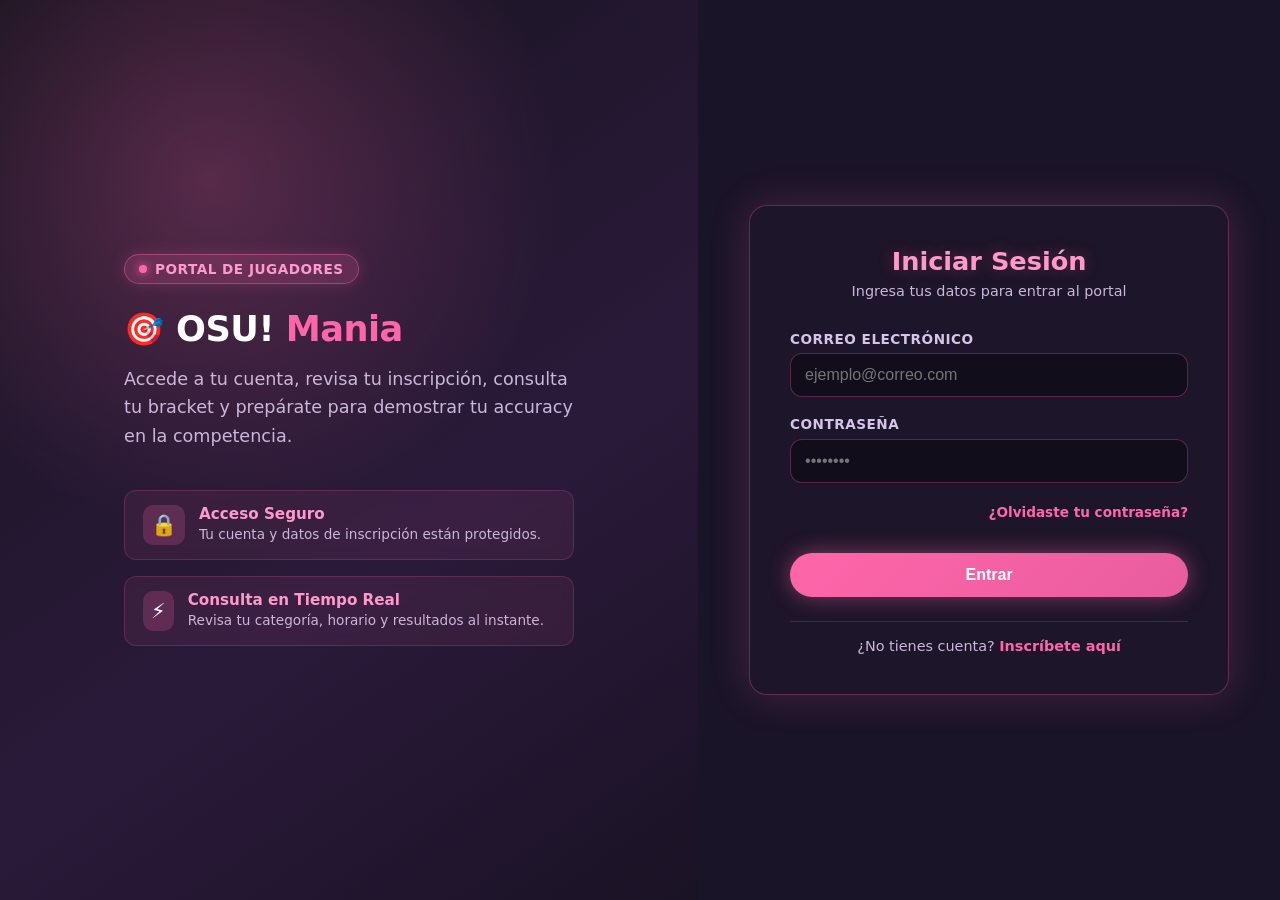
<file: index.html>
<!--
  ======================================================================
  COMPETENCIA: OSU! Mania Tournament
  ----------------------------------------------------------------------
  * Estudiante: Trejo Rodríguez Axel Gonzalo
  * Grupo: 3B PRO VESP  
  * Actividad: Portal de Inscripción / Login
  ====================================================================== -->

<!DOCTYPE html>
<html lang="es">
<head>
    <meta charset="UTF-8">
    <meta name="viewport" content="width=device-width, initial-scale=1.0">
    <title>Iniciar Sesión - OSU! Mania</title>
    <link rel="stylesheet" href="styles.css">
</head>
<body>

    <!-- Contenedor principal que divide la pantalla en dos mitades -->
    <div class="portal-container">

        <!-- LADO IZQUIERDO: Panel de Marca -->
        <div class="portal-brand-side">
            <div class="brand-content">
                
                <!-- Insignia superior -->
                <div class="brand-badge">
                    <span class="badge-dot"></span> Portal de Jugadores
                </div>

                <div class="brand-logo-large">
                    <span class="logo-icon">🎯</span>
                    <h1>OSU! <span>Mania</span></h1>
                </div>
                
                <p class="brand-tagline">
                    Accede a tu cuenta, revisa tu inscripción, consulta tu bracket y prepárate para demostrar tu accuracy en la competencia.
                </p>

                <!-- Características -->
                <div class="brand-features">
                    <div class="feature-item">
                        <div class="feature-icon">🔒</div>
                        <div>
                            <h4>Acceso Seguro</h4>
                            <p>Tu cuenta y datos de inscripción están protegidos.</p>
                        </div>
                    </div>
                    <div class="feature-item">
                        <div class="feature-icon">⚡</div>
                        <div>
                            <h4>Consulta en Tiempo Real</h4>
                            <p>Revisa tu categoría, horario y resultados al instante.</p>
                        </div>
                    </div>
                </div>

            </div>
        </div>

        <!-- LADO DERECHO: Formulario de Login -->
        <div class="portal-form-side">
            <div class="login-card">
                
                <div class="login-header">
                    <h2>Iniciar Sesión</h2>
                    <p>Ingresa tus datos para entrar al portal</p>
                </div>

                <form id="form-login" action="/login-procesar" method="POST">
                    
                    <div class="input-group">
                        <label for="email">Correo Electrónico</label>
                        <input type="email" id="email" name="email" placeholder="ejemplo@correo.com" required>
                    </div>

                    <div class="input-group">
                        <label for="password">Contraseña</label>
                        <input type="password" id="password" name="password" placeholder="••••••••" required>
                    </div>

                    <div class="form-actions-help">
                        <a href="recuperar.html" class="forgot-link">¿Olvidaste tu contraseña?</a>
                    </div>

                    <button type="submit" class="btn-submit">Entrar</button>

                </form>

                <div class="login-footer">
                    <p>¿No tienes cuenta? <a href="registro.html">Inscríbete aquí</a></p>
                </div>

            </div>
        </div>

    </div>

    <script src="script.js"></script>
</body>
</html>
</file>
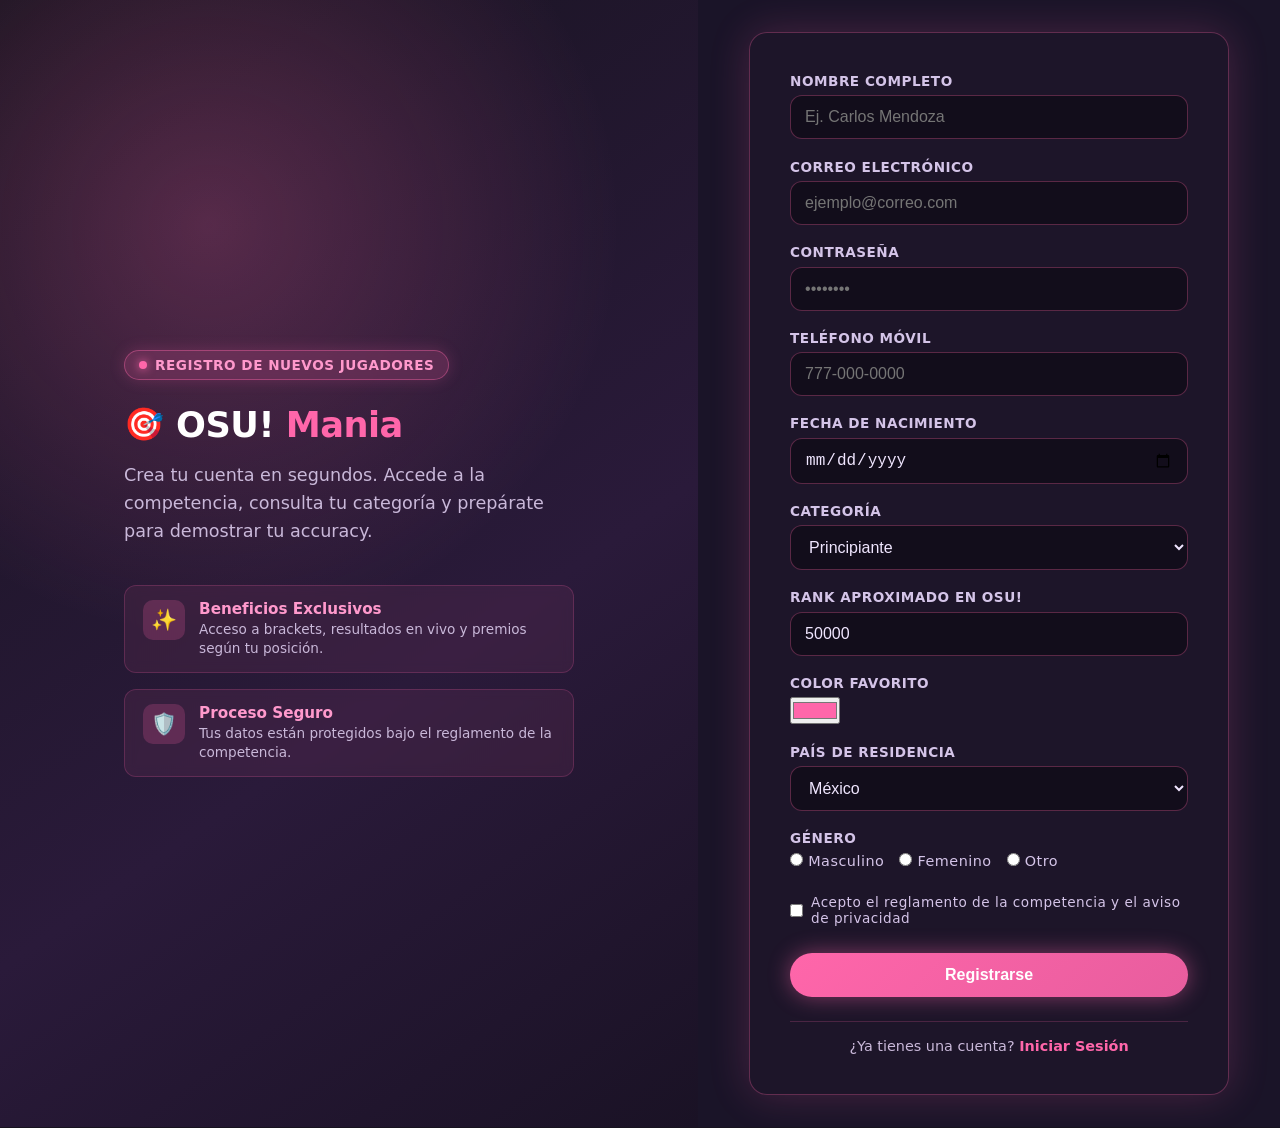
<file: registro.html>
<!DOCTYPE html>
<html lang="es">
<head>
    <meta charset="UTF-8">
    <meta name="viewport" content="width=device-width, initial-scale=1.0">
    <title>Registro - OSU! Mania</title>
    <link rel="stylesheet" href="styles.css">
</head>
<body>

    <!-- Contenedor general de dos columnas -->
    <div class="portal-container">

        <!-- LADO IZQUIERDO: Panel de Marca y Características -->
        <div class="portal-brand-side">
            <div class="brand-content">
                
                <div class="brand-badge">
                    <span class="badge-dot"></span> Registro de Nuevos Jugadores
                </div>

                <div class="brand-logo-large">
                    <span class="logo-icon">🎯</span>
                    <h1>OSU! <span>Mania</span></h1>
                </div>
                
                <p class="brand-tagline">
                    Crea tu cuenta en segundos. Accede a la competencia, consulta tu categoría y prepárate para demostrar tu accuracy.
                </p>

                <div class="brand-features">
                    <div class="feature-item">
                        <div class="feature-icon">✨</div>
                        <div>
                            <h4>Beneficios Exclusivos</h4>
                            <p>Acceso a brackets, resultados en vivo y premios según tu posición.</p>
                        </div>
                    </div>
                    <div class="feature-item">
                        <div class="feature-icon">🛡️</div>
                        <div>
                            <h4>Proceso Seguro</h4>
                            <p>Tus datos están protegidos bajo el reglamento de la competencia.</p>
                        </div>
                    </div>
                </div>

            </div>
        </div>

        <!-- LADO DERECHO: Tarjeta del Formulario de Registro -->
        <div class="portal-form-side">
            <div class="login-card">
                
                <!-- Formulario completo de Registro -->
                <form id="form-registro" action="#" method="POST">
                    
                    <div class="input-group">
                        <label for="nombre">Nombre Completo</label>
                        <input type="text" id="nombre" name="nombre" placeholder="Ej. Carlos Mendoza" required>
                    </div>

                    <div class="input-group">
                        <label for="email">Correo Electrónico</label>
                        <input type="email" id="email" name="email" placeholder="ejemplo@correo.com" required>
                    </div>

                    <div class="input-group">
                        <label for="password">Contraseña</label>
                        <input type="password" id="password" name="password" placeholder="••••••••" required>
                    </div>

                    <div class="input-group">
                        <label for="telefono">Teléfono Móvil</label>
                        <input type="tel" id="telefono" name="telefono" placeholder="777-000-0000">
                    </div>

                    <div class="input-group">
                        <label for="fecha-nacimiento">Fecha de Nacimiento</label>
                        <input type="date" id="fecha-nacimiento" name="fecha_nacimiento">
                    </div>

                    <!-- Tipo de Categoría -->
                    <div class="input-group">
                        <label for="membresia">Categoría</label>
                        <select id="membresia" name="membresia">
                            <option value="principiante" selected>Principiante</option>
                            <option value="intermedio">Intermedio</option>
                            <option value="avanzado">Avanzado</option>
                            <option value="equipos">Equipos (2v2)</option>
                        </select>
                    </div>

                    <!-- Rank aproximado -->
                    <div class="input-group">
                        <label for="presupuesto">Rank aproximado en osu!</label>
                        <input type="number" id="presupuesto" name="presupuesto" value="50000" min="1" max="1000000">
                    </div>

                    <!-- Color favorito -->
                    <div class="input-group">
                        <label for="color-favorito">Color Favorito</label>
                        <input type="color" id="color-favorito" name="color_favorito" value="#ff66aa">
                    </div>

                    <div class="input-group">
                        <label for="pais">País de Residencia</label>
                        <select id="pais" name="pais">
                            <optgroup label="América Latina">
                                <option value="mx" selected>México</option>
                                <option value="co">Colombia</option>
                                <option value="ar">Argentina</option>
                            </optgroup>
                            <optgroup label="Otros">
                                <option value="es">España</option>
                                <option value="otro">Otro</option>
                            </optgroup>
                        </select>
                    </div>

                    <div class="input-group">
                        <label>Género</label>
                        <div style="display: flex; gap: 15px; margin-top: 5px;">
                            <label style="font-weight: normal; text-transform: none; cursor: pointer; font-size: 0.9rem;">
                                <input type="radio" name="genero" value="masculino"> Masculino
                            </label>
                            <label style="font-weight: normal; text-transform: none; cursor: pointer; font-size: 0.9rem;">
                                <input type="radio" name="genero" value="femenino"> Femenino
                            </label>
                            <label style="font-weight: normal; text-transform: none; cursor: pointer; font-size: 0.9rem;">
                                <input type="radio" name="genero" value="otro"> Otro
                            </label>
                        </div>
                    </div>

                    <div class="input-group checkbox-group">
                        <input type="checkbox" id="terminos" name="terminos" required>
                        <label for="terminos" style="display: inline; font-weight: normal; text-transform: none; font-size: 0.85rem; margin-bottom: 0;">
                            Acepto el reglamento de la competencia y el aviso de privacidad
                        </label>
                    </div>

                    <button type="submit" class="btn-submit">Registrarse</button>

                </form>

                <!-- Pie de tarjeta -->
                <div class="login-footer">
                    <p>¿Ya tienes una cuenta? <a href="index.html">Iniciar Sesión</a></p>
                </div>

            </div>
        </div>

    </div>

    <script src="script_registro.js"></script>
</body>
</html>
</file>
<file: styles.css>
/* ======================================================================
   ESTILOS OSU! STYLE - LOGIN / PORTAL DE JUGADORES
   ====================================================================== */
* {
    box-sizing: border-box;
    margin: 0;
    padding: 0;
}

body {
    font-family: 'Segoe UI', system-ui, -apple-system, sans-serif;
    min-height: 100vh;
    overflow-y: auto;
    background-color: #17131f;
}

/* Contenedor general */
.portal-container {
    display: grid;
    grid-template-columns: 1.2fr 1fr;
    min-height: 100vh;
    width: 100%;
}

@media (max-width: 900px) {
    .portal-container {
        grid-template-columns: 1fr;
    }
    .portal-brand-side {
        padding: 3rem 1.5rem !important;
        min-height: 280px;
    }
}

/* --------------------------------------------------------------------
   PANEL IZQUIERDO
   -------------------------------------------------------------------- */
.portal-brand-side {
    background:
        radial-gradient(circle at 30% 20%, rgba(255, 102, 170, 0.25), transparent 40%),
        linear-gradient(145deg, #17131f 0%, #2a1a3a 60%, #1a1225 100%);
    display: flex;
    align-items: center;
    justify-content: center;
    padding: 3rem;
    color: white;
}

.brand-content {
    max-width: 450px;
}

/* Insignia superior */
.brand-badge {
    display: inline-flex;
    align-items: center;
    gap: 8px;
    background-color: rgba(255, 102, 170, 0.18);
    border: 1px solid rgba(255, 102, 170, 0.4);
    padding: 6px 14px;
    border-radius: 999px;
    font-size: 0.85rem;
    font-weight: 600;
    color: #ff99cc;
    text-transform: uppercase;
    letter-spacing: 0.5px;
    margin-bottom: 1.5rem;
    backdrop-filter: blur(4px);
    box-shadow: 0 0 16px rgba(255, 102, 170, 0.2);
}

.badge-dot {
    width: 8px;
    height: 8px;
    background-color: #ff66aa;
    border-radius: 50%;
    box-shadow: 0 0 10px #ff66aa;
}

.brand-logo-large {
    display: flex;
    align-items: center;
    gap: 12px;
    margin-bottom: 1rem;
}

.brand-logo-large .logo-icon {
    font-size: 2rem;
    color: #ff66aa;
}

.brand-logo-large h1 {
    font-size: 2.2rem;
    font-weight: 800;
    letter-spacing: -0.5px;
    color: #fff;
}

.brand-logo-large h1 span {
    color: #ff66aa;
}

.brand-tagline {
    font-size: 1.1rem;
    line-height: 1.6;
    color: #c9b8d9;
}

/* Características */
.brand-features {
    margin-top: 2.5rem;
    display: flex;
    flex-direction: column;
    gap: 1rem;
}

.feature-item {
    display: flex;
    align-items: flex-start;
    gap: 14px;
    background: rgba(255, 102, 170, 0.08);
    border: 1px solid rgba(255, 102, 170, 0.2);
    padding: 14px 18px;
    border-radius: 12px;
    backdrop-filter: blur(6px);
    transition: transform 0.25s ease, border-color 0.25s ease, box-shadow 0.25s ease;
}

.feature-item:hover {
    transform: translateY(-3px);
    border-color: rgba(255, 102, 170, 0.5);
    box-shadow: 0 0 20px rgba(255, 102, 170, 0.2);
}

.feature-icon {
    font-size: 1.3rem;
    background: rgba(255, 102, 170, 0.2);
    padding: 8px;
    border-radius: 10px;
    display: flex;
    align-items: center;
    justify-content: center;
}

.feature-item h4 {
    color: #ff99cc;
    font-size: 0.95rem;
    font-weight: 600;
    margin-bottom: 2px;
}

.feature-item p {
    color: #c9b8d9;
    font-size: 0.85rem;
    line-height: 1.4;
}

/* --------------------------------------------------------------------
   PANEL DERECHO: FORMULARIO
   -------------------------------------------------------------------- */
.portal-form-side {
    background-color: #1a1428;
    display: flex;
    align-items: center;
    justify-content: center;
    padding: 2rem 1rem;
}

.login-card {
    background: rgba(30, 22, 42, 0.95);
    padding: 2.5rem;
    border-radius: 18px;
    border: 1px solid rgba(255, 102, 170, 0.3);
    box-shadow: 0 0 40px rgba(255, 102, 170, 0.2);
    width: 100%;
    max-width: 480px;
}

/* Encabezado */
.login-header {
    text-align: center;
    margin-bottom: 2rem;
}

.login-header h2 {
    color: #ff99cc;
    font-size: 1.6rem;
    margin-bottom: 0.4rem;
    text-shadow: 0 0 16px rgba(255, 102, 170, 0.3);
}

.login-header p {
    color: #c9b8d9;
    font-size: 0.9rem;
}

/* Campos */
.input-group {
    margin-bottom: 1.2rem;
}

label {
    display: block;
    margin-bottom: 0.4rem;
    font-weight: 600;
    color: #d4c4e8;
    font-size: 0.85rem;
    text-transform: uppercase;
    letter-spacing: 0.5px;
}

input[type="text"],
input[type="email"],
input[type="password"],
input[type="tel"],
input[type="number"],
input[type="date"],
select,
textarea {
    width: 100%;
    padding: 12px 14px;
    border: 1px solid rgba(255, 102, 170, 0.3);
    border-radius: 12px;
    font-size: 1rem;
    background-color: rgba(15, 11, 22, 0.7);
    color: #f0e6ff;
    transition: all 0.25s ease;
}

input:focus, 
select:focus, 
textarea:focus {
    border-color: #ff66aa;
    outline: none;
    background-color: rgba(15, 11, 22, 0.9);
    box-shadow: 0 0 0 3px rgba(255, 102, 170, 0.25);
}

/* Checkboxes */
.checkbox-group {
    display: flex;
    align-items: center;
    gap: 8px;
    margin-top: 0.5rem;
}

input[type="checkbox"], 
input[type="radio"] {
    width: auto;
    cursor: pointer;
    accent-color: #ff66aa;
}

/* Enlace de ayuda */
.form-actions-help {
    text-align: right;
    margin-bottom: 1.5rem;
}

.forgot-link {
    color: #ff66aa;
    font-size: 0.85rem;
    text-decoration: none;
    font-weight: 600;
    transition: text-shadow 0.2s;
}

.forgot-link:hover {
    text-decoration: underline;
    text-shadow: 0 0 10px rgba(255, 102, 170, 0.5);
}

/* Botón principal */
.btn-submit {
    width: 100%;
    padding: 13px;
    border: none;
    border-radius: 999px;
    background: linear-gradient(135deg, #ff66aa 0%, #e85d9e 100%);
    color: white;
    font-size: 1rem;
    font-weight: 700;
    cursor: pointer;
    box-shadow: 0 0 22px rgba(255, 102, 170, 0.45);
    transition: transform 0.25s, box-shadow 0.25s;
    margin-top: 0.5rem;
}

.btn-submit:hover {
    transform: translateY(-3px);
    box-shadow: 0 0 36px rgba(255, 102, 170, 0.75);
}

.btn-submit:active {
    transform: scale(0.97);
}

/* Pie de tarjeta */
.login-footer {
    text-align: center;
    margin-top: 1.5rem;
    padding-top: 1rem;
    border-top: 1px solid rgba(255, 102, 170, 0.2);
}

.login-footer p {
    color: #c9b8d9;
    font-size: 0.9rem;
}

.login-footer a {
    color: #ff66aa;
    text-decoration: none;
    font-weight: 600;
}

.login-footer a:hover {
    text-decoration: underline;
    text-shadow: 0 0 10px rgba(255, 102, 170, 0.5);
}
</file>
